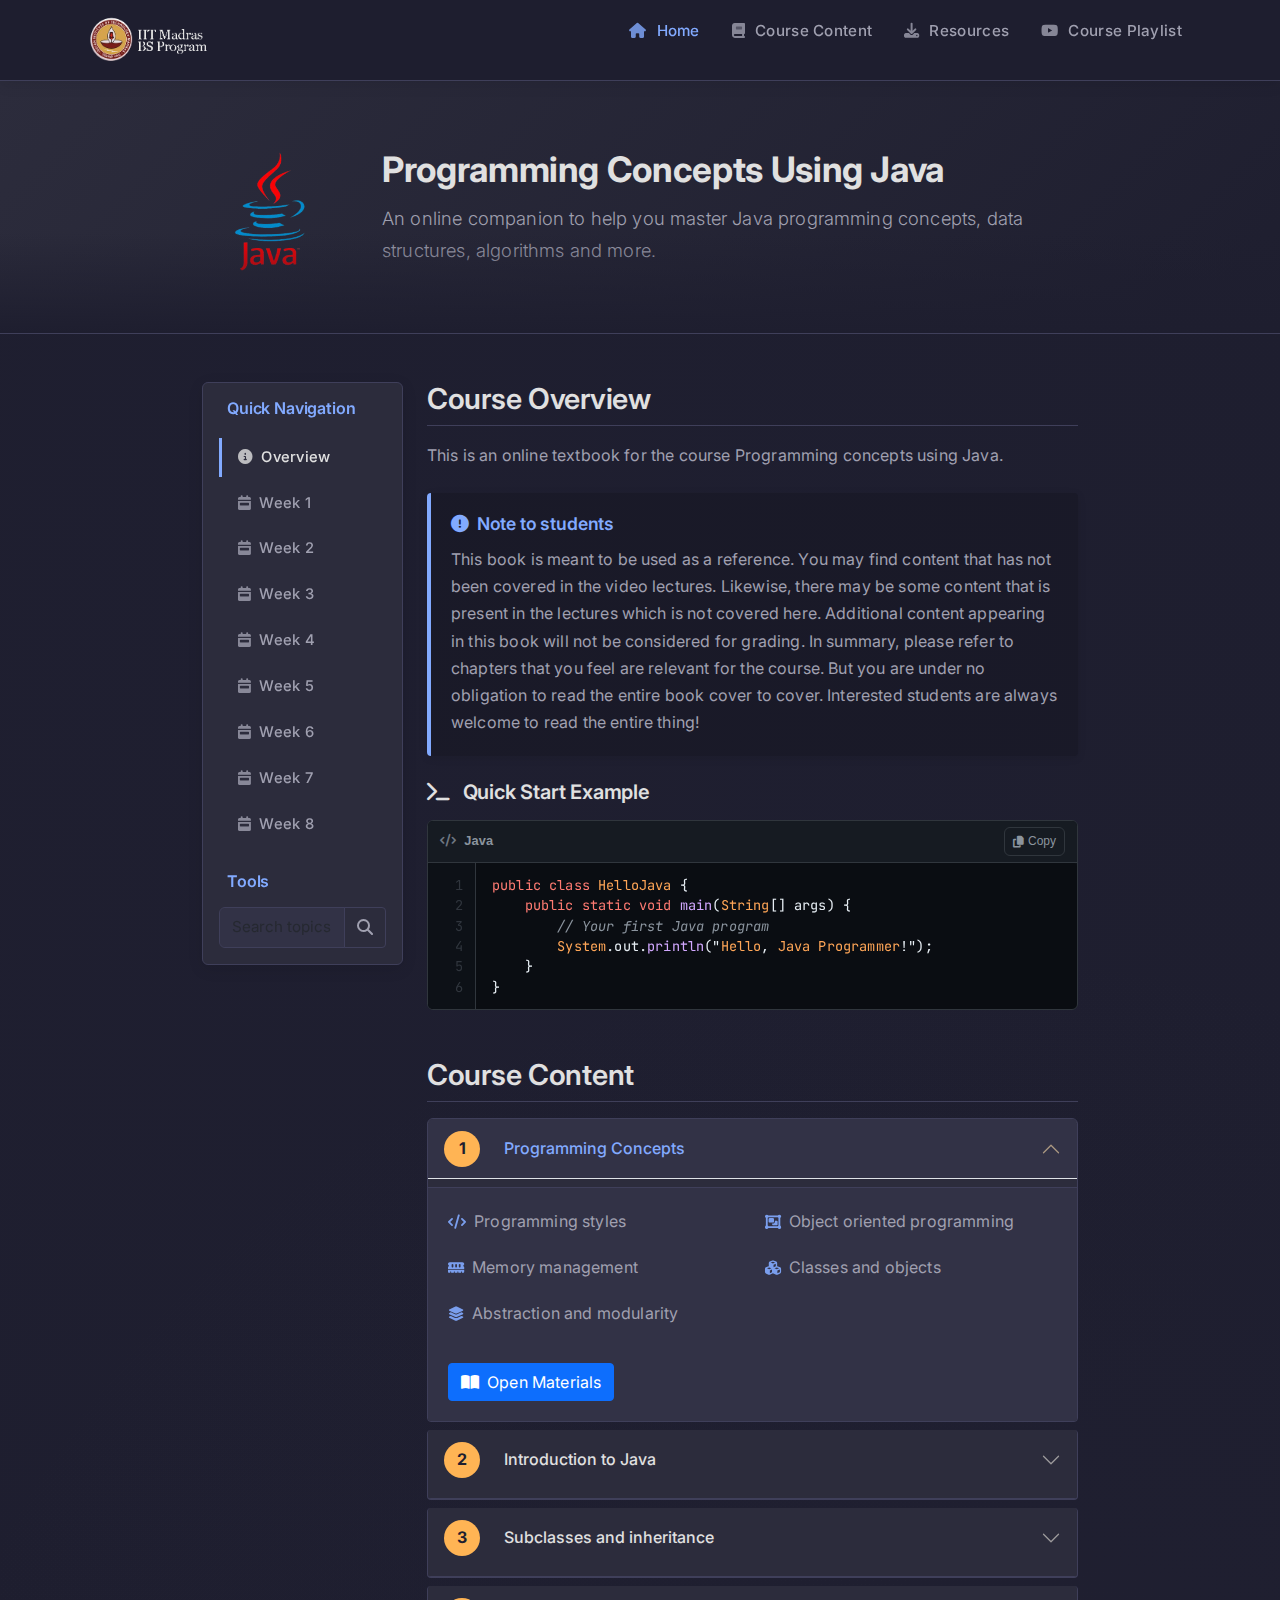
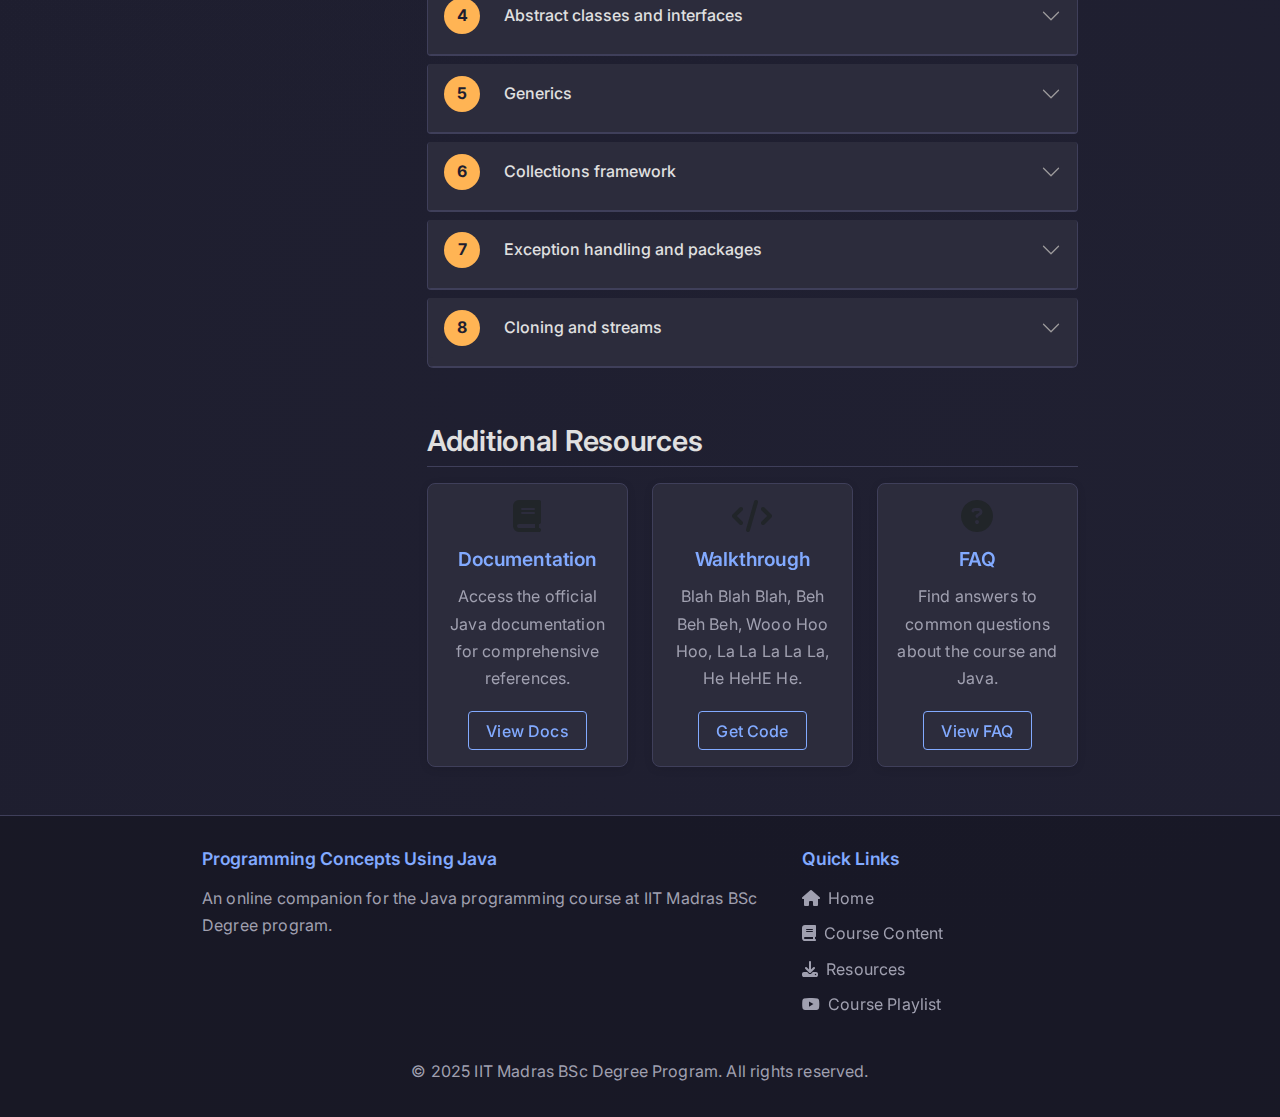
<file: index.html>
<!DOCTYPE html>
<html lang="en">
  <head>
    <meta charset="UTF-8" />
    <meta name="viewport" content="width=device-width, initial-scale=1.0" />
    <title>Java Programming Concepts - Course Companion</title>

    <!-- Fonts and Icons -->
    <link
      href="https://fonts.googleapis.com/css2?family=Inter:wght@300;400;500;600;700&family=JetBrains+Mono:wght@400;600&display=swap"
      rel="stylesheet"
    />
    <link
      rel="stylesheet"
      href="https://cdnjs.cloudflare.com/ajax/libs/font-awesome/6.5.1/css/all.min.css"
    />

    <!-- Bootstrap CSS -->
    <link
      href="https://cdn.jsdelivr.net/npm/bootstrap@5.3.2/dist/css/bootstrap.min.css"
      rel="stylesheet"
    />

    <!-- Custom CSS -->
    <link rel="stylesheet" href="./assets/styles.css" />
  </head>

  <body>
    <!-- Navigation -->
    <nav class="navbar navbar-expand-lg sticky-top">
      <div class="container">
        <a class="navbar-brand" href="#">
          <img src="./assets/logo.png" alt="Java IIT MBS Logo" />
        </a>
        <button
          class="navbar-toggler"
          type="button"
          data-bs-toggle="collapse"
          data-bs-target="#navbarNav"
        >
          <span class="navbar-toggler-icon"></span>
        </button>
        <div class="collapse navbar-collapse" id="navbarNav">
          <ul class="navbar-nav ms-auto">
            <li class="nav-item">
              <a class="nav-link active" href="#"
                ><i class="fas fa-home"></i> Home</a
              >
            </li>
            <li class="nav-item">
              <a class="nav-link" href="#course-content"
                ><i class="fas fa-book"></i> Course Content</a
              >
            </li>
            <li class="nav-item">
              <a class="nav-link" href="#resources"
                ><i class="fas fa-download"></i> Resources</a
              >
            </li>
            <li class="nav-item">
              <a
                class="nav-link"
                href="https://www.youtube.com/playlist?list=courseplaylists"
                target="_blank"
                ><i class="fab fa-youtube"></i> Course Playlist</a
              >
            </li>
          </ul>
        </div>
      </div>
    </nav>

    <!-- Hero Section -->
    <section class="hero-section">
      <div class="container content-container">
        <div class="hero-content">
          <img src="./assets/java-logo.png" alt="Java Logo" class="java-logo" />
          <div class="hero-text">
            <h1>Programming Concepts Using Java</h1>
            <p>
              An online companion to help you master Java programming concepts,
              data structures, algorithms and more.
            </p>
          </div>
        </div>
      </div>
    </section>

    <!-- Main Content -->
    <div class="container content-container my-5">
      <div class="row">
        <!-- Sidebar - Course Navigation -->
        <div class="col-lg-3 mb-4">
          <div class="course-nav p-3 rounded">
            <h5 class="mb-3">Quick Navigation</h5>
            <div class="nav flex-column">
              <a class="nav-link active" href="#overview"
                ><i class="fas fa-info-circle me-2"></i>Overview</a
              >
              <a class="nav-link" href="#week1"
                ><i class="fas fa-calendar-week me-2"></i>Week 1</a
              >
              <a class="nav-link" href="#week2"
                ><i class="fas fa-calendar-week me-2"></i>Week 2</a
              >
              <a class="nav-link" href="#week3"
                ><i class="fas fa-calendar-week me-2"></i>Week 3</a
              >
              <a class="nav-link" href="#week4"
                ><i class="fas fa-calendar-week me-2"></i>Week 4</a
              >
              <a class="nav-link" href="#week5"
                ><i class="fas fa-calendar-week me-2"></i>Week 5</a
              >
              <a class="nav-link" href="#week6"
                ><i class="fas fa-calendar-week me-2"></i>Week 6</a
              >
              <a class="nav-link" href="#week7"
                ><i class="fas fa-calendar-week me-2"></i>Week 7</a
              >
              <a class="nav-link" href="#week8"
                ><i class="fas fa-calendar-week me-2"></i>Week 8</a
              >
            </div>

            <div class="mt-4">
              <h5 class="mb-3">Tools</h5>
              <div class="input-group">
                <input
                  type="text"
                  class="form-control"
                  placeholder="Search topics..."
                />
                <button class="btn btn-outline-secondary" type="button">
                  <i class="fas fa-search"></i>
                </button>
              </div>
            </div>
          </div>
        </div>

        <!-- Main Content Area -->
        <div class="col-lg-9">
          <section id="overview">
            <h2>Course Overview</h2>
            <p>
              This is an online textbook for the course Programming concepts
              using Java.
            </p>

            <div class="note-box">
              <h5>
                <i class="fas fa-exclamation-circle me-2"></i>Note to students
              </h5>
              <p class="mb-0">
                This book is meant to be used as a reference. You may find
                content that has not been covered in the video lectures.
                Likewise, there may be some content that is present in the
                lectures which is not covered here. Additional content appearing
                in this book will not be considered for grading. In summary,
                please refer to chapters that you feel are relevant for the
                course. But you are under no obligation to read the entire book
                cover to cover. Interested students are always welcome to read
                the entire thing!
              </p>
            </div>

            <!-- Example Code Block -->
            <div class="mt-4">
              <h5><i class="fas fa-terminal me-2"></i> Quick Start Example</h5>
              <div class="code-block-wrapper">
                <div class="code-header">
                  <div class="code-language">
                    <i class="fas fa-code"></i> Java
                  </div>
                  <button class="copy-button">
                    <i class="fas fa-copy"></i> Copy
                  </button>
                </div>
                <pre><code>public class HelloJava {
    public static void main(String[] args) {
        // Your first Java program
        System.out.println("Hello, Java Programmer!");
    }
}</code></pre>
              </div>
            </div>
          </section>

          <section id="course-content" class="mt-5">
            <h2>Course Content</h2>

            <div class="row g-4">
              <div class="col-12">
                <div class="accordion" id="weekAccordion">
                  <!-- Week 1 -->
                  <div class="accordion-item" id="week1">
                    <h2 class="accordion-header">
                      <button
                        class="accordion-button"
                        type="button"
                        data-bs-toggle="collapse"
                        data-bs-target="#week1Collapse"
                      >
                        <div class="week-badge">1</div>
                        <span class="ms-2">Programming Concepts</span>
                      </button>
                    </h2>
                    <div
                      id="week1Collapse"
                      class="accordion-collapse collapse show"
                      data-bs-parent="#weekAccordion"
                    >
                      <div class="accordion-body">
                        <div class="row">
                          <div class="col-md-6 mb-3">
                            <p>
                              <i class="fas fa-code content-icon"></i
                              >Programming styles
                            </p>
                            <p>
                              <i class="fas fa-memory content-icon"></i>Memory
                              management
                            </p>
                            <p>
                              <i class="fas fa-layer-group content-icon"></i
                              >Abstraction and modularity
                            </p>
                          </div>
                          <div class="col-md-6 mb-3">
                            <p>
                              <i class="fas fa-object-group content-icon"></i
                              >Object oriented programming
                            </p>
                            <p>
                              <i class="fas fa-cubes content-icon"></i>Classes
                              and objects
                            </p>
                          </div>
                        </div>
                        <a href="./week-1/summary.html" class="btn btn-primary">
                          <i class="fas fa-book-open me-2"></i>Open Materials
                        </a>
                      </div>
                    </div>
                  </div>

                  <!-- Week 2 -->
                  <div class="accordion-item" id="week2">
                    <h2 class="accordion-header">
                      <button
                        class="accordion-button collapsed"
                        type="button"
                        data-bs-toggle="collapse"
                        data-bs-target="#week2Collapse"
                      >
                        <div class="week-badge">2</div>
                        <span class="ms-2">Introduction to Java</span>
                      </button>
                    </h2>
                    <div
                      id="week2Collapse"
                      class="accordion-collapse collapse"
                      data-bs-parent="#weekAccordion"
                    >
                      <div class="accordion-body">
                        <div class="row">
                          <div class="col-md-6 mb-3">
                            <p>
                              <i class="fas fa-database content-icon"></i>Basic
                              datatypes
                            </p>
                            <p>
                              <i class="fas fa-random content-icon"></i>Control
                              flow
                            </p>
                          </div>
                          <div class="col-md-6 mb-3">
                            <p>
                              <i class="fas fa-boxes content-icon"></i>Defining
                              classes and objects
                            </p>
                            <p>
                              <i class="fas fa-exchange-alt content-icon"></i
                              >Basic input and output
                            </p>
                          </div>
                        </div>
                        <a href="./week-2/summary.html" class="btn btn-primary">
                          <i class="fas fa-book-open me-2"></i>Open Materials
                        </a>
                      </div>
                    </div>
                  </div>

                  <!-- Week 3 -->
                  <div class="accordion-item" id="week3">
                    <h2 class="accordion-header">
                      <button
                        class="accordion-button collapsed"
                        type="button"
                        data-bs-toggle="collapse"
                        data-bs-target="#week3Collapse"
                      >
                        <div class="week-badge">3</div>
                        <span class="ms-2">Subclasses and inheritance</span>
                      </button>
                    </h2>
                    <div
                      id="week3Collapse"
                      class="accordion-collapse collapse"
                      data-bs-parent="#weekAccordion"
                    >
                      <div class="accordion-body">
                        <div class="row">
                          <div class="col-md-6 mb-3">
                            <p>
                              <i class="fas fa-sitemap content-icon"></i>The
                              philosophy of OO programming
                            </p>
                            <p>
                              <i class="fas fa-project-diagram content-icon"></i
                              >Subclasses and inheritance
                            </p>
                            <p>
                              <i class="fas fa-code-branch content-icon"></i
                              >Dynamic dispatch and polymorphism
                            </p>
                          </div>
                          <div class="col-md-6 mb-3">
                            <p>
                              <i class="fas fa-tree content-icon"></i>Java class
                              hierarchy
                            </p>
                            <p>
                              <i class="fas fa-not-equal content-icon"></i
                              >Subtyping vs inheritance
                            </p>
                            <p>
                              <i class="fas fa-shield-alt content-icon"></i>Java
                              modifiers
                            </p>
                          </div>
                        </div>
                        <a href="./week-3/summary.html" class="btn btn-primary">
                          <i class="fas fa-book-open me-2"></i>Open Materials
                        </a>
                      </div>
                    </div>
                  </div>

                  <!-- Week 4 -->
                  <div class="accordion-item" id="week4">
                    <h2 class="accordion-header">
                      <button
                        class="accordion-button collapsed"
                        type="button"
                        data-bs-toggle="collapse"
                        data-bs-target="#week4Collapse"
                      >
                        <div class="week-badge">4</div>
                        <span class="ms-2">
                          Abstract classes and interfaces
                        </span>
                      </button>
                    </h2>
                    <div
                      id="week4Collapse"
                      class="accordion-collapse collapse"
                      data-bs-parent="#weekAccordion"
                    >
                      <div class="accordion-body">
                        <div class="row">
                          <div class="col-md-6 mb-3">
                            <p>
                              <i class="fas fa-file-code content-icon"></i
                              >Abstract classes
                            </p>
                            <p>
                              <i class="fas fa-plug content-icon"></i>Interfaces
                            </p>
                            <p>
                              <i class="fas fa-user-lock content-icon"></i
                              >Private classes
                            </p>
                          </div>
                          <div class="col-md-6 mb-3">
                            <p>
                              <i class="fas fa-sync-alt content-icon"></i
                              >Controlled interactions with objects
                            </p>
                            <p>
                              <i class="fas fa-phone-alt content-icon"></i
                              >Callbacks
                            </p>
                            <p>
                              <i class="fas fa-arrows-alt content-icon"></i
                              >Iterators
                            </p>
                          </div>
                        </div>
                        <a href="./week-4/summary.html" class="btn btn-primary">
                          <i class="fas fa-book-open me-2"></i>Open Materials
                        </a>
                      </div>
                    </div>
                  </div>

                  <!-- Week 5 -->
                  <div class="accordion-item" id="week5">
                    <h2 class="accordion-header">
                      <button
                        class="accordion-button collapsed"
                        type="button"
                        data-bs-toggle="collapse"
                        data-bs-target="#week5Collapse"
                      >
                        <div class="week-badge">5</div>
                        <span class="ms-2">Generics</span>
                      </button>
                    </h2>
                    <div
                      id="week5Collapse"
                      class="accordion-collapse collapse"
                      data-bs-parent="#weekAccordion"
                    >
                      <div class="accordion-body">
                        <div class="row">
                          <div class="col-md-6">
                            <p>
                              <i class="fas fa-sync-alt content-icon"></i
                              >Polymorphism revisited
                            </p>
                            <p>
                              <i class="fas fa-code-branch content-icon"></i
                              >Generics and subtyping
                            </p>
                            <p>
                              <i class="fas fa-star content-icon"></i>Wildcards
                            </p>
                          </div>
                          <div class="col-md-6">
                            <p>
                              <i class="fas fa-running content-icon"></i
                              >Generics at runtime
                            </p>
                            <p>
                              <i class="fas fa-cog content-icon"></i>Reflection
                            </p>
                          </div>
                        </div>
                        <a
                          href="./week-5/summary.html"
                          class="btn btn-primary mt-2"
                        >
                          <i class="fas fa-book-open me-2"></i>Open Materials
                        </a>
                      </div>
                    </div>
                  </div>

                  <!-- Week 6 -->
                  <div class="accordion-item">
                    <h2 class="accordion-header">
                      <button
                        class="accordion-button collapsed"
                        type="button"
                        data-bs-toggle="collapse"
                        data-bs-target="#week6Collapse"
                      >
                        <div class="week-badge">6</div>
                        <span class="ms-2">Collections framework</span>
                      </button>
                    </h2>
                    <div
                      id="week6Collapse"
                      class="accordion-collapse collapse"
                      data-bs-parent="#weekAccordion"
                    >
                      <div class="accordion-body">
                        <div class="row">
                          <div class="col-md-6">
                            <p>
                              <i class="fas fa-route content-icon"></i>Benefits
                              of indirection
                            </p>
                            <p>
                              <i class="fas fa-shapes content-icon"></i>Concrete
                              collections
                            </p>
                          </div>
                          <div class="col-md-6">
                            <p><i class="fas fa-map content-icon"></i>Maps</p>
                          </div>
                        </div>
                        <a
                          href="./week-6/summary.html"
                          class="btn btn-primary mt-2"
                        >
                          <i class="fas fa-book-open me-2"></i>Open Materials
                        </a>
                      </div>
                    </div>
                  </div>

                  <!-- Week 7 -->
                  <div class="accordion-item">
                    <h2 class="accordion-header">
                      <button
                        class="accordion-button collapsed"
                        type="button"
                        data-bs-toggle="collapse"
                        data-bs-target="#week7Collapse"
                      >
                        <div class="week-badge">7</div>
                        <span class="ms-2"
                          >Exception handling and packages</span
                        >
                      </button>
                    </h2>
                    <div
                      id="week7Collapse"
                      class="accordion-collapse collapse"
                      data-bs-parent="#weekAccordion"
                    >
                      <div class="accordion-body">
                        <div class="row">
                          <div class="col-md-6">
                            <p>
                              <i
                                class="fas fa-exclamation-triangle content-icon"
                              ></i
                              >Dealing with errors
                            </p>
                            <p>
                              <i class="fas fa-bug content-icon"></i>Exceptions
                              in Java
                            </p>
                            <p>
                              <i class="fas fa-box content-icon"></i>Packages
                            </p>
                          </div>
                          <div class="col-md-6">
                            <p>
                              <i class="fas fa-check-double content-icon"></i
                              >Assertions
                            </p>
                            <p>
                              <i class="fas fa-clipboard-list content-icon"></i
                              >Logging
                            </p>
                          </div>
                        </div>
                        <a
                          href="./week-7/summary.html"
                          class="btn btn-primary mt-2"
                        >
                          <i class="fas fa-book-open me-2"></i>Open Materials
                        </a>
                      </div>
                    </div>
                  </div>

                  <!-- Week 8 -->
                  <div class="accordion-item">
                    <h2 class="accordion-header">
                      <button
                        class="accordion-button collapsed"
                        type="button"
                        data-bs-toggle="collapse"
                        data-bs-target="#week8Collapse"
                      >
                        <div class="week-badge">8</div>
                        <span class="ms-2">Cloning and streams</span>
                      </button>
                    </h2>
                    <div
                      id="week8Collapse"
                      class="accordion-collapse collapse"
                      data-bs-parent="#weekAccordion"
                    >
                      <div class="accordion-body">
                        <div class="row">
                          <div class="col-md-6">
                            <p>
                              <i class="fas fa-clone content-icon"></i>Cloning
                            </p>
                            <p>
                              <i class="fas fa-lightbulb content-icon"></i>Type
                              inference
                            </p>
                            <p>
                              <i class="fas fa-arrow-up content-icon"></i>Higher
                              order functions
                            </p>
                          </div>
                          <div class="col-md-6">
                            <p>
                              <i class="fas fa-water content-icon"></i>Streams
                            </p>
                            <p>
                              <i class="fas fa-box-open content-icon"></i
                              >Optional types
                            </p>
                            <p>
                              <i class="fas fa-filter content-icon"></i
                              >Collecting results from streams
                            </p>
                          </div>
                        </div>
                        <a
                          href="./week-8/summary.html"
                          class="btn btn-primary mt-2"
                        >
                          <i class="fas fa-book-open me-2"></i>Open Materials
                        </a>
                      </div>
                    </div>
                  </div>
                </div>
              </div>
            </div>
          </section>

          <section id="resources" class="mt-5">
            <h2>Additional Resources</h2>
            <div class="row row-cols-1 row-cols-md-3 g-4">
              <div class="col">
                <div class="card h-100">
                  <div class="card-body text-center">
                    <i class="fas fa-book fa-2x mb-3"></i>
                    <h5 class="card-title">Documentation</h5>
                    <p class="card-text">
                      Access the official Java documentation for comprehensive
                      references.
                    </p>
                    <a
                      href="https://docs.oracle.com/en/java/"
                      class="btn btn-outline-primary"
                      target="_blank"
                      >View Docs</a
                    >
                  </div>
                </div>
              </div>
              <div class="col">
                <div class="card h-100">
                  <div class="card-body text-center">
                    <i class="fas fa-code fa-2x mb-3"></i>
                    <h5 class="card-title">Walkthrough</h5>
                    <p class="card-text">
                      Blah Blah Blah, Beh Beh Beh, Wooo Hoo Hoo, La La La La La,
                      He HeHE He.
                    </p>
                    <a href="#" class="btn btn-outline-primary">Get Code</a>
                  </div>
                </div>
              </div>
              <div class="col">
                <div class="card h-100">
                  <div class="card-body text-center">
                    <i class="fas fa-question-circle fa-2x mb-3"></i>
                    <h5 class="card-title">FAQ</h5>
                    <p class="card-text">
                      Find answers to common questions about the course and
                      Java.
                    </p>
                    <a href="#" class="btn btn-outline-primary">View FAQ</a>
                  </div>
                </div>
              </div>
            </div>
          </section>
        </div>
      </div>
    </div>

    <!-- Footer -->
    <footer>
      <div class="container content-container">
        <div class="row">
          <div class="col-lg-8 mb-4">
            <h5>Programming Concepts Using Java</h5>
            <p>
              An online companion for the Java programming course at IIT Madras
              BSc Degree program.
            </p>
          </div>
          <div class="col-lg-4 mb-4">
            <h5>Quick Links</h5>
            <ul class="list-unstyled">
              <li>
                <a href="#"><i class="fas fa-home me-2"></i>Home</a>
              </li>
              <li>
                <a href="#course-content"
                  ><i class="fas fa-book me-2"></i>Course Content</a
                >
              </li>
              <li>
                <a href="#resources"
                  ><i class="fas fa-download me-2"></i>Resources</a
                >
              </li>
              <li>
                <a
                  href="https://www.youtube.com/playlist?list=courseplaylists"
                  target="_blank"
                  ><i class="fab fa-youtube me-2"></i>Course Playlist</a
                >
              </li>
            </ul>
          </div>
        </div>
        <div class="text-center">
          <p class="mb-0">
            &copy; 2025 IIT Madras BSc Degree Program. All rights reserved.
          </p>
        </div>
      </div>
    </footer>

    <!-- Bootstrap JS Bundle with Popper -->
    <script src="https://cdn.jsdelivr.net/npm/bootstrap@5.3.2/dist/js/bootstrap.bundle.min.js"></script>
    <!-- Custom JS for Code Blocks -->
    <script src="./assets/js/codeblocks.js"></script>
  </body>
</html>
</file>
<file: assets/styles.css>
/* Dark GitHub Pages Theme for Java Companion */

:root {
  /* Color Palette */
  --background: #1e1e2f;
  --background-lighter: #252539;
  --surface: #2c2c3c;
  --surface-lighter: #323246;
  --primary-text: #e0e0e0;
  --secondary-text: #a0a0b0;
  --accent-primary: #82aaff;
  --accent-secondary: #ffb454;
  --accent-tertiary: #c3e88d;
  --code-green: #c3e88d;
  --code-salmon: #f78c6c;
  --code-aqua: #89ddff;
  --code-purple: #c792ea;
  --code-yellow: #ffcb6b;
  --code-blue: #82aaff;
  --code-red: #ff5370;
  --hover-color: #3c3c56;
  --border-color: #3f3f5a;
}

/* Base Styles */
body {
  font-family: 'Inter', -apple-system, BlinkMacSystemFont, 'Segoe UI', Roboto, sans-serif;
  color: var(--primary-text);
  background-color: var(--background);
  background-image: 
    radial-gradient(circle at 25% 25%, rgba(45, 45, 70, 0.05) 0%, transparent 50%),
    radial-gradient(circle at 75% 75%, rgba(65, 65, 90, 0.05) 0%, transparent 50%);
  line-height: 1.6;
  transition: background-color 0.3s;
  letter-spacing: 0.01em;
}

h1, h2, h3, h4, h5, h6 {
  color: var(--primary-text);
  font-weight: 600;
  margin-bottom: 1rem;
  letter-spacing: -0.01em;
}

h1 {
  font-size: 2.2rem;
  color: var(--accent-primary);
  font-weight: 700;
}

h2 {
  font-size: 1.8rem;
  border-bottom: 1px solid var(--border-color);
  padding-bottom: 0.5rem;
}

h3 {
  font-size: 1.5rem;
}

p, li {
  color: var(--secondary-text);
  font-size: 1rem;
  line-height: 1.7;
  margin-bottom: 1.2rem;
}

a {
  color: var(--accent-primary);
  text-decoration: none;
  transition: all 0.25s;
  position: relative;
}

a:hover {
  color: var(--accent-secondary);
  text-decoration: none;
}

a.nav-link:after {
  content: '';
  position: absolute;
  bottom: -3px;
  left: 0;
  width: 0;
  height: 2px;
  background-color: var(--accent-primary);
  transition: width 0.25s;
}

a.nav-link:hover:after {
  width: 100%;
}

code {
  font-family: 'JetBrains Mono', 'Fira Code', 'Source Code Pro', monospace;
  background-color: rgba(0, 0, 0, 0.2);
  color: var(--code-green);
  padding: 0.2rem 0.4rem;
  border-radius: 0.25rem;
  font-size: 0.9em;
}

/* Content Container */
.content-container {
  max-width: 900px;
  margin: 0 auto;
}

/* Navigation */
.navbar {
  background-color: var(--background) !important;
  box-shadow: 0 2px 15px rgba(0, 0, 0, 0.1) !important;
  padding: 0.6rem 0;
  transition: all 0.3s;
  border-bottom: 1px solid var(--border-color);
}

.navbar-brand {
  color: var(--primary-text) !important;
  font-weight: 500;
  display: flex;
  align-items: center;
  gap: 0.75rem;
}

.navbar-brand img {
  max-height: 48px;
  width: auto;
}

.navbar-brand .brand-text {
  display: flex;
  flex-direction: column;
}

.navbar-brand .brand-name {
  font-weight: 600;
  font-size: 1.1rem;
  line-height: 1.1;
}

.navbar-brand .brand-institute {
  font-size: 0.75rem;
  opacity: 0.8;
  line-height: 1.1;
}

.navbar-toggler {
  border: none;
  padding: 0.25rem;
  background-color: transparent;
  color: var(--secondary-text);
}

.navbar-toggler-icon {
  filter: invert(0.8);
  opacity: 0.8;
  width: 1.2em;
  height: 1.2em;
}

.navbar-nav {
  margin-left: auto;
}

.nav-link {
  color: var(--secondary-text) !important;
  transition: all 0.25s;
  padding: 0.5rem 1rem !important;
  font-size: 0.95rem;
  font-weight: 500;
  letter-spacing: 0.02em;
}

.nav-link:hover, .nav-link.active {
  color: var(--accent-primary) !important;
  background-color: transparent !important;
}

.nav-link i {
  opacity: 0.8;
  margin-right: 0.35rem;
}

/* Hero Section */
.hero-section {
  background: linear-gradient(135deg, var(--surface) 0%, var(--background) 100%);
  color: var(--primary-text);
  padding: 3.5rem 0;
  margin-bottom: 2rem;
  border-bottom: 1px solid var(--border-color);
  position: relative;
  display: flex;
  align-items: center;
  justify-content: center;
  text-align: center;
}

.hero-section::after {
  content: '';
  position: absolute;
  bottom: 0;
  left: 0;
  width: 100%;
  height: 100px;
  background: linear-gradient(to top, var(--background), transparent);
  pointer-events: none;
}

.hero-content {
  display: flex;
  align-items: center;
  justify-content: center;
  gap: 2rem;
}

.java-logo {
  width: 140px;
  height: 140px;
  object-fit: contain;
  margin-right: 0.5rem;
}

.hero-text {
  text-align: left;
}

.hero-section h1 {
  font-weight: 700;
  margin-bottom: 0.8rem;
  color: var(--primary-text);
}

.hero-section p {
  font-weight: 300;
  font-size: 1.15rem;
  max-width: 800px;
  margin: 0 auto;
  color: var(--secondary-text);
}

/* Course Cards */
.course-card {
  border-radius: 0.5rem;
  overflow: hidden;
  transition: transform 0.3s, box-shadow 0.3s;
  height: 100%;
  border: 1px solid var(--border-color);
  background-color: var(--surface);
}

.course-card:hover {
  transform: translateY(-5px);
  box-shadow: 0 10px 20px rgba(0, 0, 0, 0.15),
              0 0 0 1px var(--accent-primary);
}

.course-card .card-header {
  background: linear-gradient(135deg, var(--surface) 0%, var(--surface-lighter) 100%);
  color: var(--primary-text);
  font-weight: 500;
  border-bottom: 1px solid var(--border-color);
  padding: 1rem;
}

.course-card .card-body {
  background-color: var(--surface);
  padding: 1.25rem;
}

.course-card .btn {
  background-color: var(--accent-primary);
  border: none;
  transition: all 0.3s;
  padding: 0.5rem 1.25rem;
  font-weight: 500;
  letter-spacing: 0.02em;
  border-radius: 0.25rem;
}

.course-card .btn:hover {
  background-color: var(--accent-secondary);
  box-shadow: 0 0 15px rgba(130, 170, 255, 0.3);
  transform: translateY(-2px);
}

.week-badge {
  background-color: var(--accent-secondary);
  color: var(--background);
  width: 36px;
  height: 36px;
  display: flex;
  align-items: center;
  justify-content: center;
  border-radius: 50%;
  font-weight: bold;
  font-size: 1rem;
  margin-right: 1rem;
}

.content-icon {
  margin-right: 0.5rem;
  color: var(--accent-primary);
  opacity: 0.9;
  font-size: 0.9em;
}

/* Note Box */
.note-box {
  background-color: rgba(0, 0, 0, 0.15);
  border-left: 4px solid var(--accent-primary);
  padding: 1.25rem;
  border-radius: 0.25rem;
  margin: 1.5rem 0;
  box-shadow: 0 2px 8px rgba(0, 0, 0, 0.1);
}

.note-box h5 {
  color: var(--accent-primary);
  font-size: 1.1rem;
  margin-bottom: 0.75rem;
}

/* Sidebar Navigation */
.course-nav {
  position: sticky;
  top: 70px;
  background-color: var(--surface);
  border-radius: 0.5rem;
  border: 1px solid var(--border-color);
  overflow: hidden;
  box-shadow: 0 4px 15px rgba(0, 0, 0, 0.1);
}

.course-nav h5 {
  color: var(--accent-primary);
  font-size: 1rem;
  padding: 0 0.5rem;
}

.course-nav .nav-link {
  color: var(--secondary-text) !important;
  border-left: 3px solid transparent;
  padding: 0.5rem 1rem;
  margin: 0.2rem 0;
  transition: all 0.2s;
  font-size: 0.92rem;
}

.course-nav .nav-link:hover,
.course-nav .nav-link.active {
  background-color: var(--hover-color);
  border-left-color: var(--accent-primary);
  color: var(--primary-text) !important;
}

/* Accordion Styles */
.accordion-item {
  background-color: var(--surface);
  border: 1px solid var(--border-color);
  margin-bottom: 0.5rem;
  border-radius: 0.25rem;
  overflow: hidden;
}

.accordion-button {
  background-color: var(--surface);
  color: var(--primary-text);
  font-weight: 500;
  padding: 0.75rem 1rem;
  box-shadow: none;
}

.accordion-button:focus {
  box-shadow: none;
  border-color: var(--border-color);
}

.accordion-button:not(.collapsed) {
  background-color: var(--surface-lighter);
  color: var(--accent-primary);
}

.accordion-button::after {
  filter: invert(0.8);
  opacity: 0.8;
}

.accordion-body {
  background-color: var(--surface-lighter);
  padding: 1.25rem;
}

/* Cards */
.card {
  background-color: var(--surface);
  border: 1px solid var(--border-color);
  border-radius: 0.5rem;
  box-shadow: 0 2px 8px rgba(0, 0, 0, 0.1);
  transition: transform 0.3s, box-shadow 0.3s;
  overflow: hidden;
}

.card:hover {
  transform: translateY(-3px);
  box-shadow: 0 6px 15px rgba(0, 0, 0, 0.15);
}

.card-title {
  color: var(--accent-primary);
  font-weight: 600;
  font-size: 1.2rem;
  margin-bottom: 0.75rem;
}

.btn-outline-primary {
  color: var(--accent-primary);
  border-color: var(--accent-primary);
  font-weight: 500;
  padding: 0.4rem 1.1rem;
}

.btn-outline-primary:hover {
  background-color: var(--accent-primary);
  color: var(--background);
  box-shadow: 0 0 15px rgba(130, 170, 255, 0.3);
}

.btn-outline-secondary {
  color: var(--secondary-text);
  border-color: var(--border-color);
  background-color: transparent;
}

.btn-outline-secondary:hover {
  background-color: var(--hover-color);
  color: var(--primary-text);
  border-color: var(--border-color);
}

.btn {
  border-radius: 0.25rem;
  transition: all 0.25s;
}

/* Footer */
footer {
  background-color: rgba(0, 0, 0, 0.2);
  color: var(--secondary-text);
  padding: 2rem 0;
  margin-top: 3rem;
  border-top: 1px solid var(--border-color);
  font-size: 0.9rem;
}

footer h5 {
  color: var(--accent-primary);
  font-size: 1.1rem;
  margin-bottom: 1rem;
}

footer a {
  color: var(--secondary-text);
  transition: all 0.2s;
}

footer a:hover {
  color: var(--accent-primary);
}

footer ul li {
  margin-bottom: 0.5rem;
}

/* Responsive Design */
@media (max-width: 768px) {
  .hero-section {
    padding: 2rem 0;
  }

  .course-nav {
    position: static;
    margin-bottom: 1.5rem;
  }
  
  h1 {
    font-size: 1.8rem;
  }
  
  h2 {
    font-size: 1.5rem;
  }
  
  .navbar-brand img {
    max-height: 32px;
  }
  
  .hero-content {
    flex-direction: column;
    gap: 1rem;
  }
  
  .hero-text {
    text-align: center;
  }
}

/* Code Block Styling - GitHub Inspired */
.code-block-wrapper {
  position: relative;
  margin: 1rem 0;
  background-color: #0d1117;
  border-radius: 6px;
  border: 1px solid #30363d;
  overflow: hidden;
}

.code-header {
  display: flex;
  justify-content: space-between;
  align-items: center;
  padding: 0.35rem 0.75rem;
  background-color: #161b22;
  border-bottom: 1px solid #30363d;
  font-family: -apple-system, BlinkMacSystemFont, 'Segoe UI', sans-serif;
  font-size: 0.8rem;
}

.code-language {
  display: flex;
  align-items: center;
  color: #8b949e;
  font-weight: 600;
}

.code-language i {
  margin-right: 0.5rem;
  color: #6e7681;
}

.copy-button {
  background: transparent;
  border: 1px solid #30363d;
  border-radius: 6px;
  color: #8b949e;
  font-size: 0.75rem;
  padding: 0.25rem 0.5rem;
  cursor: pointer;
  transition: all 0.2s;
  display: flex;
  align-items: center;
}

.copy-button i {
  margin-right: 0.25rem;
}

.copy-button:hover {
  background-color: #30363d;
  color: #c9d1d9;
}

/* Code content styling */
.code-block-wrapper pre {
  margin: 0;
  padding: 0;
  background: transparent;
  font-family: ui-monospace, SFMono-Regular, 'JetBrains Mono', Consolas, monospace;
  overflow: visible;
}

.code-block-wrapper code {
  display: block;
  color: #e6edf3;
  font-size: 0.85rem;
  line-height: 1.5;
  tab-size: 2;
  overflow-x: auto;
  padding: 0;
}

/* Enhanced code container */
.code-block-wrapper .code-container {
  display: flex;
  width: 100%;
  min-height: 100%;
}

/* Line number styling */
.code-block-wrapper .line-numbers {
  padding: 0.75rem 0;
  background-color: #0d1117;
  color: #484f58;
  text-align: right;
  user-select: none;
  min-width: 3rem;
  border-right: 1px solid #30363d;
  flex-shrink: 0;
}

.code-block-wrapper .line-number {
  padding: 0 0.75rem;
  opacity: 0.6;
  height: 1.5em;
  display: flex;
  align-items: center;
  justify-content: flex-end;
}

/* Code lines styling */
.code-block-wrapper .code-lines {
  flex-grow: 1;
  padding: 0.75rem 0;
  overflow-x: auto;
}

.code-block-wrapper .line-content {
  padding: 0 1rem;
  height: 1.5em;
  white-space: pre;
  display: block;
}

/* Syntax highlighting */
.keyword { color: #ff7b72; }
.string { color: #a5d6ff; }
.number { color: #79c0ff; }
.comment { color: #8b949e; font-style: italic; }
.function { color: #d2a8ff; }
.class-name { color: #ffa657; }

/* Copy button states */
.copy-success {
  background-color: rgba(46, 160, 67, 0.15) !important;
  color: #56d364 !important;
  border-color: rgba(46, 160, 67, 0.5) !important;
}

.copy-error {
  background-color: rgba(248, 81, 73, 0.15) !important;
  color: #f85149 !important;
  border-color: rgba(248, 81, 73, 0.5) !important;
}

/* Custom Scrollbar */
::-webkit-scrollbar {
  width: 8px;
  height: 8px;
}

::-webkit-scrollbar-track {
  background: var(--background);
}

::-webkit-scrollbar-thumb {
  background: var(--border-color);
  border-radius: 4px;
}

::-webkit-scrollbar-thumb:hover {
  background: var(--accent-primary);
}

/* Inputs */
.form-control {
  background-color: var(--surface-lighter);
  border: 1px solid var(--border-color);
  color: var(--primary-text);
  padding: 0.5rem 0.75rem;
  font-size: 0.95rem;
}

.form-control:focus {
  background-color: var(--surface-lighter);
  border-color: var(--accent-primary);
  color: var(--primary-text);
  box-shadow: 0 0 0 0.2rem rgba(130, 170, 255, 0.25);
}
</file>
